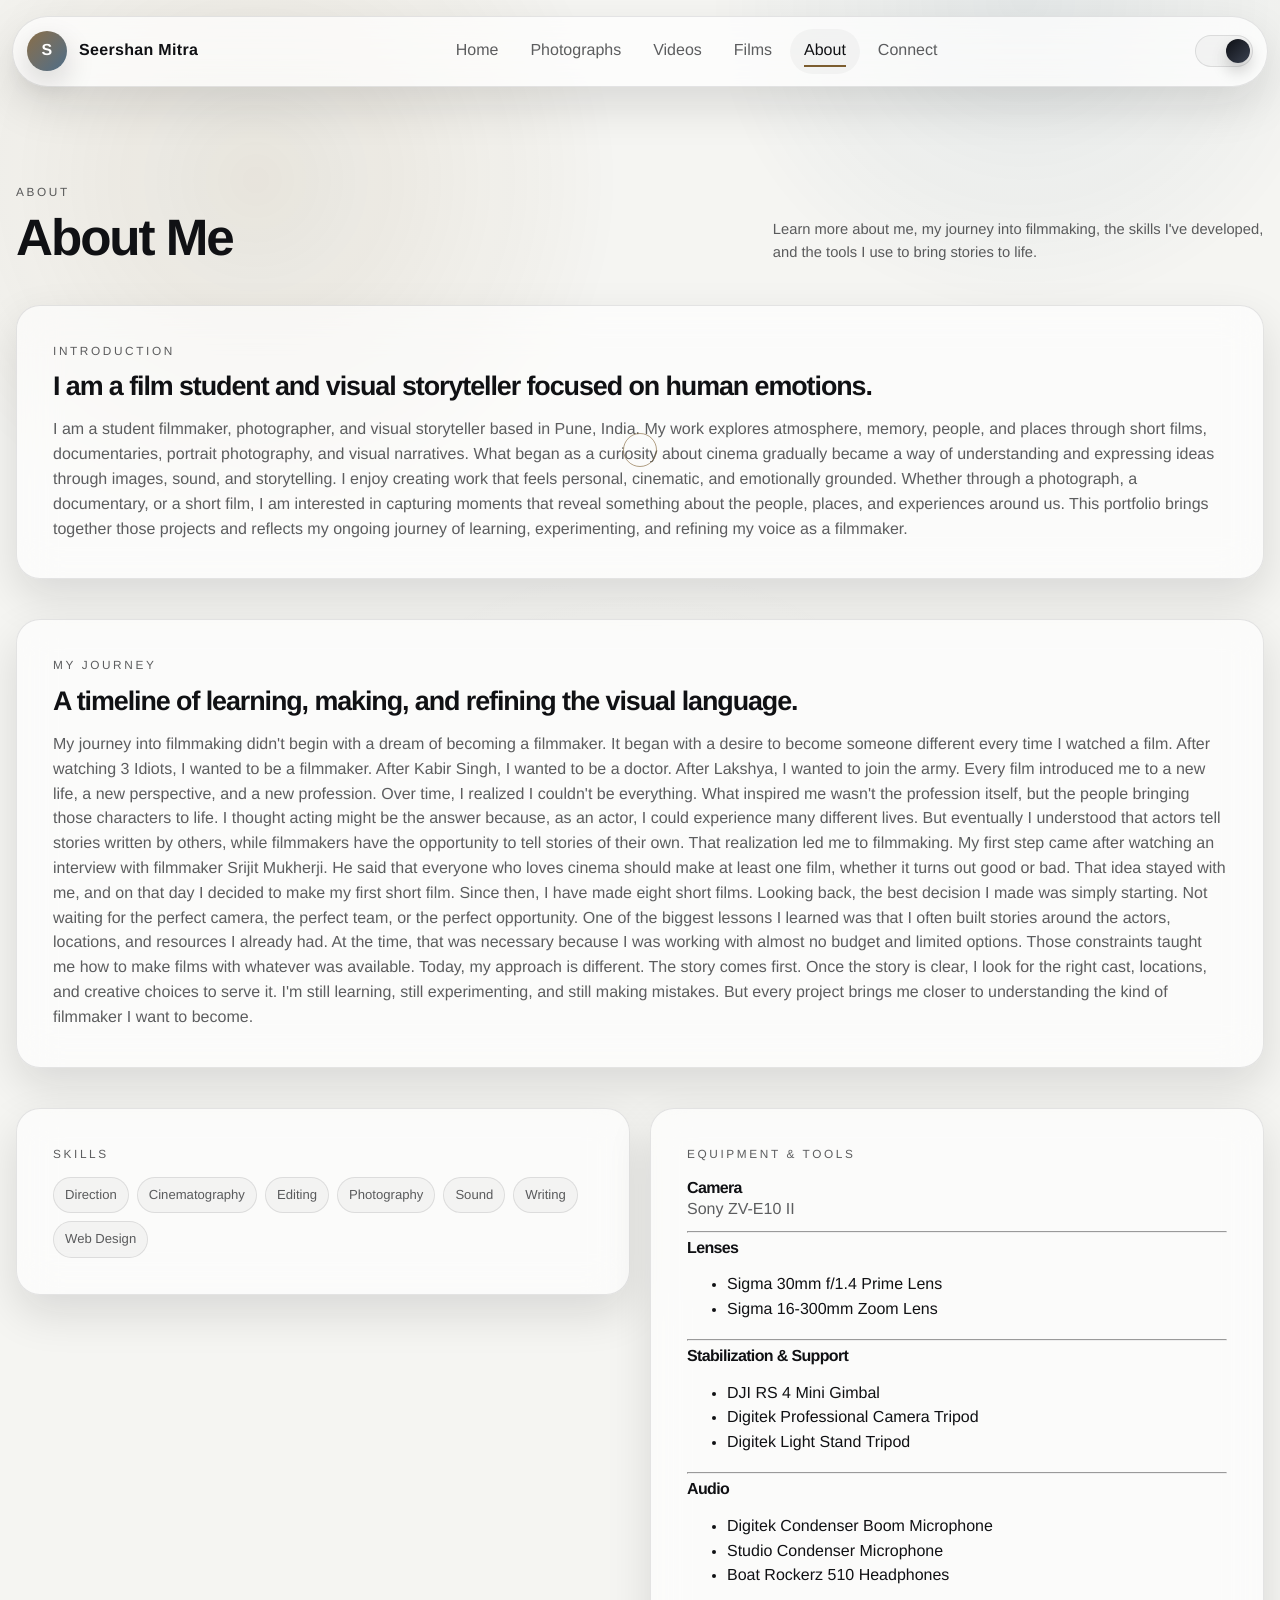
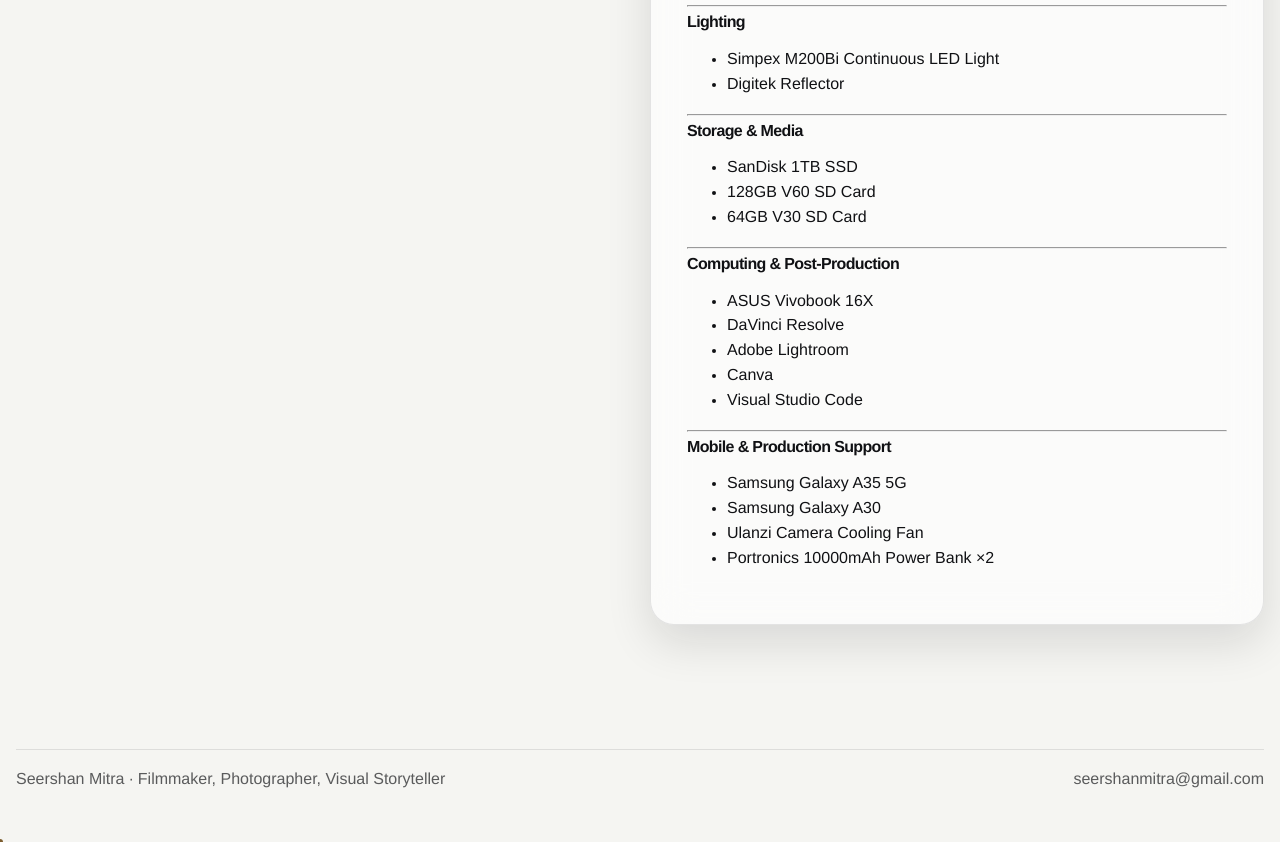
<file: about/about.html>
<!DOCTYPE html>
<html lang="en">
<head>
  <meta charset="UTF-8" />
  <meta name="viewport" content="width=device-width, initial-scale=1.0" />
  <title>Seershan Mitra | About</title>
  <meta name="description" content="Seershan Mitra | About - Seershan Mitra portfolio" />
  <link rel="stylesheet" href="../assets/css/site.css" />
  <link rel="stylesheet" href="about.css" />
  <link rel="icon" href="../assets/images/logo.png">
</head>
<body class="about-page">
  <div class="loading-screen" aria-hidden="true">
    <div class="loader">
      <div class="loader-mark"></div>
      <div class="kicker">Loading portfolio</div>
    </div>
  </div>

  <header class="nav-wrap" data-nav-wrap></header>

  <main class="section">
    <div class="container stack-xl">
      <div class="section-title reveal">
        <div>
          <div class="kicker">About</div>
          <h2>About Me</h2>
        </div>
        <p class="mini-text">
          Learn more about me, my journey into filmmaking, the skills I've developed, and the tools I use to bring stories to life.
        </p>
      </div>

    <section class="card pad-xl reveal">

  <div class="kicker">Introduction</div>

  <h3 style="margin:12px 0 18px;">
    I am a film student and visual storyteller focused on human emotions.
  </h3>

  <p>
    I am a student filmmaker, photographer, and visual storyteller based in Pune, India.
    My work explores atmosphere, memory, people, and places through short films,
    documentaries, portrait photography, and visual narratives. What began as a curiosity
    about cinema gradually became a way of understanding and expressing ideas through
    images, sound, and storytelling.

    I enjoy creating work that feels personal, cinematic, and emotionally grounded.
    Whether through a photograph, a documentary, or a short film, I am interested in
    capturing moments that reveal something about the people, places, and experiences
    around us. This portfolio brings together those projects and reflects my ongoing
    journey of learning, experimenting, and refining my voice as a filmmaker.
  </p>

</section>

      <section class="card pad-xl reveal">
        <div class="kicker">My Journey</div>
        <h3 style="margin:12px 0 18px;">A timeline of learning, making, and refining the visual language.</h3>
        <p>
          My journey into filmmaking didn't begin with a dream of becoming a filmmaker.

It began with a desire to become someone different every time I watched a film. After watching 3 Idiots, I wanted to be a filmmaker. After Kabir Singh, I wanted to be a doctor. After Lakshya, I wanted to join the army. Every film introduced me to a new life, a new perspective, and a new profession.

Over time, I realized I couldn't be everything.

What inspired me wasn't the profession itself, but the people bringing those characters to life. I thought acting might be the answer because, as an actor, I could experience many different lives. But eventually I understood that actors tell stories written by others, while filmmakers have the opportunity to tell stories of their own.

That realization led me to filmmaking.

My first step came after watching an interview with filmmaker Srijit Mukherji. He said that everyone who loves cinema should make at least one film, whether it turns out good or bad. That idea stayed with me, and on that day I decided to make my first short film.

Since then, I have made eight short films.

Looking back, the best decision I made was simply starting. Not waiting for the perfect camera, the perfect team, or the perfect opportunity.

One of the biggest lessons I learned was that I often built stories around the actors, locations, and resources I already had. At the time, that was necessary because I was working with almost no budget and limited options. Those constraints taught me how to make films with whatever was available.

Today, my approach is different. The story comes first. Once the story is clear, I look for the right cast, locations, and creative choices to serve it.

I'm still learning, still experimenting, and still making mistakes. But every project brings me closer to understanding the kind of filmmaker I want to become.
        </p>
      </section>

      <section class="grid cols-2" style="align-items:start;">
        <article class="card pad-xl reveal">
          <div class="kicker">Skills</div>
          <div class="badge-row" style="margin-top:14px;">
            <span class="badge">Direction</span>
            <span class="badge">Cinematography</span>
            <span class="badge">Editing</span>
            <span class="badge">Photography</span>
            <span class="badge">Sound</span>
            <span class="badge">Writing</span>
            <span class="badge">Web Design</span>
          </div>
        </article>

        <article class="card pad-xl reveal">
          <div class="kicker">Equipment & Tools</div>

<div class="equipment-list" style="margin-top:18px;">

  <h4>Camera</h4>
  <p>Sony ZV-E10 II</p>
<hr>
  <h4>Lenses</h4>
  <ul>
    <li>Sigma 30mm f/1.4 Prime Lens</li>
    <li>Sigma 16-300mm Zoom Lens</li>
  </ul>
<hr>
  <h4>Stabilization & Support</h4>
  <ul>
    <li>DJI RS 4 Mini Gimbal</li>
    <li>Digitek Professional Camera Tripod</li>
    <li>Digitek Light Stand Tripod</li>
  </ul>
<hr>
  <h4>Audio</h4>
  <ul>
    <li>Digitek Condenser Boom Microphone</li>
    <li>Studio Condenser Microphone</li>
    <li>Boat Rockerz 510 Headphones</li>
  </ul>
<hr>
  <h4>Lighting</h4>
  <ul>
    <li>Simpex M200Bi Continuous LED Light</li>
    <li>Digitek Reflector</li>
  </ul>
<hr>
  <h4>Storage & Media</h4>
  <ul>
    <li>SanDisk 1TB SSD</li>
    <li>128GB V60 SD Card</li>
    <li>64GB V30 SD Card</li>
  </ul>
<hr>
  <h4>Computing & Post-Production</h4>
  <ul>
    <li>ASUS Vivobook 16X</li>
    <li>DaVinci Resolve</li>
    <li>Adobe Lightroom</li>
    <li>Canva</li>
    <li>Visual Studio Code</li>
  </ul>
<hr>
  <h4>Mobile & Production Support</h4>
  <ul>
    <li>Samsung Galaxy A35 5G</li>
    <li>Samsung Galaxy A30</li>
    <li>Ulanzi Camera Cooling Fan</li>
    <li>Portronics 10000mAh Power Bank ×2</li>
  </ul>
</div>
          </p>
        </article>
      </section>
    </div>
  </main>

  <footer class="footer">
    <div class="container footer-inner">
      <div>Seershan Mitra · Filmmaker, Photographer, Visual Storyteller</div>
       <a href="mailto:seershanmitra@gmail.com">
    seershanmitra@gmail.com
  </a>
</div>
  </footer>

  <script src="../assets/js/site.js"></script>
  <script src="about.js"></script>
</body>
</html>
</file>
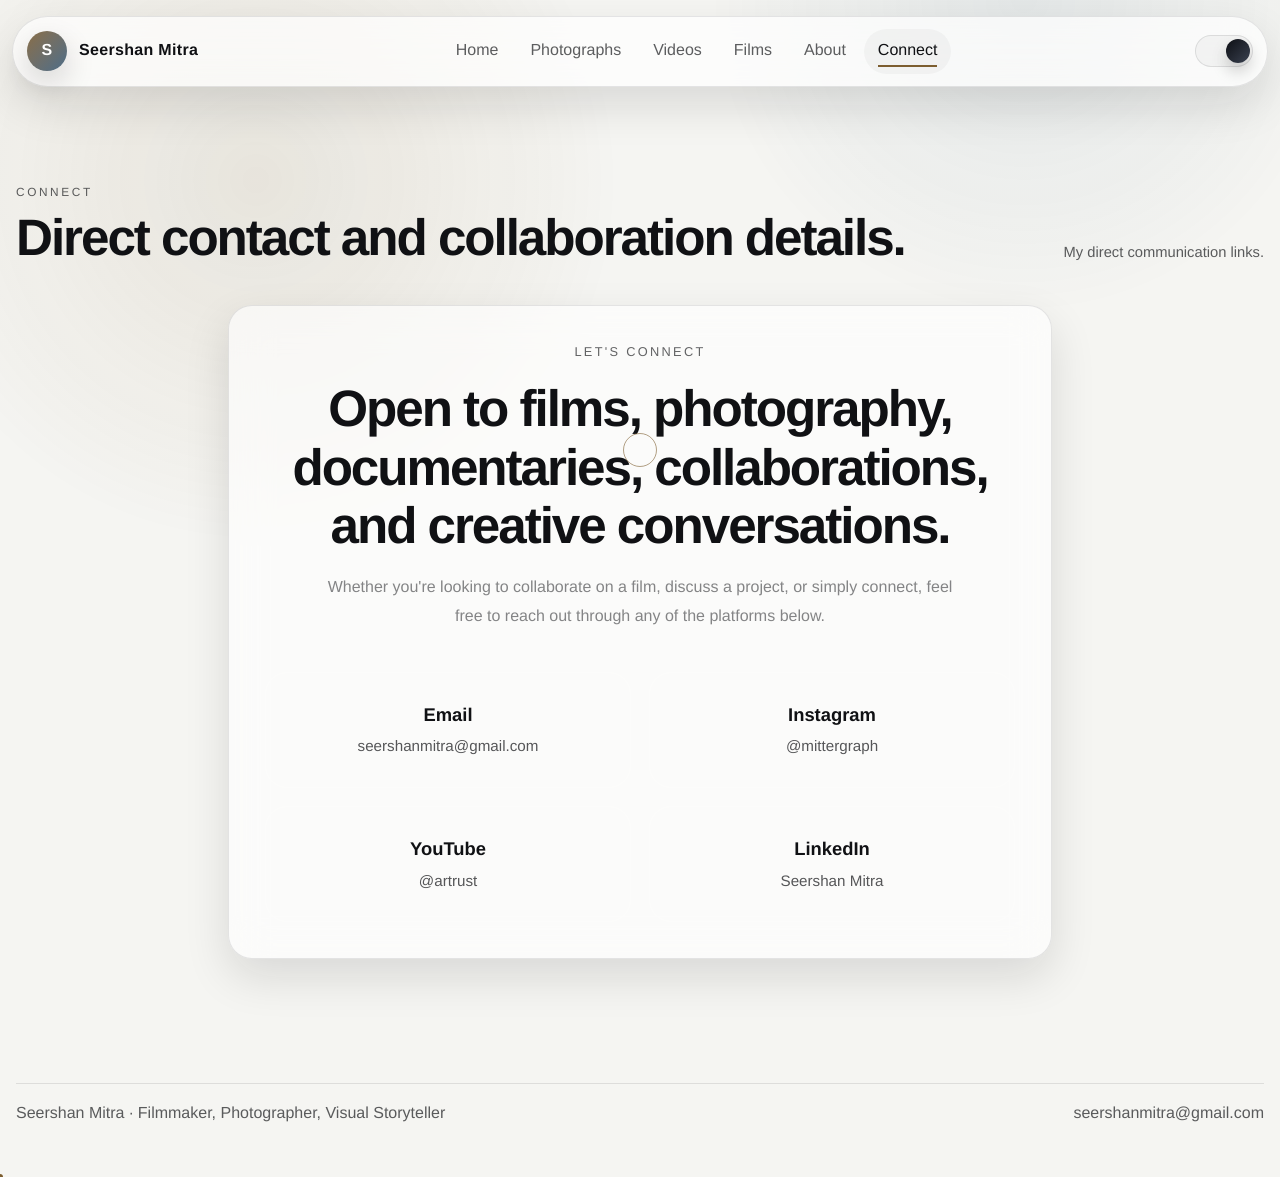
<file: connect/connect.html>
<!DOCTYPE html>
<html lang="en">
<head>
  <meta charset="UTF-8" />
  <meta name="viewport" content="width=device-width, initial-scale=1.0" />
  <title>mittergraph | Connect</title>
  <meta name="description" content="Seershan Mitra | Connect - Seershan Mitra portfolio" />
  <link rel="stylesheet" href="../assets/css/site.css" />
  <link rel="stylesheet" href="connect.css" />
  <link rel="icon" href="../assets/images/logo.png">
</head>
<body class="connect-page">
  <div class="loading-screen" aria-hidden="true">
    <div class="loader">
      <div class="loader-mark"></div>
      <div class="kicker">Loading portfolio</div>
    </div>
  </div>

  <header class="nav-wrap" data-nav-wrap></header>

  <main class="section">
    <div class="container stack-xl">
      <div class="section-title reveal">
        <div>
          <div class="kicker">Connect</div>
          <h2>Direct contact and collaboration details.</h2>
        </div>
        <p class="mini-text">My direct communication links.</p>
      </div>

      <section class="contact-hero card pad-xl reveal">

  <div class="contact-kicker">Let's Connect</div>

  <h2 class="contact-title">
    Open to films, photography, documentaries,
    collaborations, and creative conversations.
  </h2>

  <p class="contact-text">
    Whether you're looking to collaborate on a film,
    discuss a project, or simply connect, feel free
    to reach out through any of the platforms below.
  </p>

  <div class="contact-links">

    <a
      class="contact-link"
      href="mailto:seershanmitra@gmail.com">
      <span>Email</span>
      <small>seershanmitra@gmail.com</small>
    </a>

    <a
      class="contact-link"
      href="https://instagram.com/mittergraph"
      target="_blank">
      <span>Instagram</span>
      <small>@mittergraph</small>
    </a>

    <a
      class="contact-link"
      href="https://www.youtube.com/@artrust"
      target="_blank">
      <span>YouTube</span>
      <small>@artrust</small>
    </a>

    <a
      class="contact-link"
      href="https://www.linkedin.com/in/seershanmitra/"
      target="_blank">
      <span>LinkedIn</span>
      <small>Seershan Mitra</small>
    </a>

  </div>

</section>
    </div>
  </main>

  <footer class="footer">
    <div class="container footer-inner">
      <div>Seershan Mitra · Filmmaker, Photographer, Visual Storyteller</div>
        <div class="footer-email">
  <a href="mailto:seershanmitra@gmail.com">
    seershanmitra@gmail.com
  </a>
</div>
  </footer>

  <script src="../assets/js/site.js"></script>
  <script src="connect.js"></script>
</body>
</html>
</file>
<file: assets/css/site.css>
:root {
  --bg: #0b0c10;
  --bg-elevated: rgba(17, 18, 24, 0.72);
  --bg-soft: rgba(255,255,255,0.04);
  --text: #f4f4f6;
  --muted: rgba(244,244,246,0.72);
  --line: rgba(255,255,255,0.10);
  --accent: #d7b98b;
  --accent-2: #8bb3d7;
  --shadow: 0 20px 60px rgba(0,0,0,.35);
  --glass: rgba(255,255,255,0.06);
  --blur: blur(18px);
  --radius: 24px;
  --radius-lg: 32px;
  --max: 1320px;
  --transition: 260ms cubic-bezier(.2,.8,.2,1);
  --ease: cubic-bezier(.2,.8,.2,1);
}
:root[data-theme="light"] {
  --bg: #f5f5f2;
  --bg-elevated: rgba(255,255,255,0.75);
  --bg-soft: rgba(0,0,0,0.03);
  --text: #101114;
  --muted: rgba(16,17,20,0.68);
  --line: rgba(16,17,20,0.10);
  --accent: #7c5d2f;
  --accent-2: #385c7a;
  --shadow: 0 18px 45px rgba(20,20,20,.12);
  --glass: rgba(255,255,255,0.62);
  --blur: blur(20px);
}
* { box-sizing: border-box; }
html { scroll-behavior: smooth; }
html, body { margin: 0; padding: 0; min-height: 100%; background: var(--bg); color: var(--text); }
body {
  font-family: "Helvetica Neue", Helvetica, Arial, sans-serif;
  transition: background-color var(--transition), color var(--transition);
  overflow-x: hidden;
  line-height: 1.55;
  text-rendering: geometricPrecision;
  -webkit-font-smoothing: antialiased;
}
img, video { max-width: 100%; display: block; }
a { color: inherit; text-decoration: none; }
button, input, textarea, select { font: inherit; }
::selection { background: color-mix(in srgb, var(--accent) 30%, transparent); }
body::before {
  content: "";
  position: fixed;
  inset: 0;
  pointer-events: none;
  background:
    radial-gradient(circle at 20% 20%, color-mix(in srgb, var(--accent) 12%, transparent) 0, transparent 30%),
    radial-gradient(circle at 80% 0%, color-mix(in srgb, var(--accent-2) 10%, transparent) 0, transparent 24%),
    radial-gradient(circle at 50% 100%, rgba(255,255,255,0.05) 0, transparent 34%);
  opacity: .9;
  z-index: 0;
}
body::after {
  content: "";
  position: fixed;
  inset: 0;
  pointer-events: none;
  background-image: linear-gradient(rgba(255,255,255,.03) 1px, transparent 1px), linear-gradient(90deg, rgba(255,255,255,.02) 1px, transparent 1px);
  background-size: 90px 90px;
  mask-image: linear-gradient(to bottom, rgba(0,0,0,.55), transparent 88%);
  opacity: .35;
  z-index: 0;
}
main, header, footer { position: relative; z-index: 1; }
.container { width: min(calc(100% - 32px), var(--max)); margin: 0 auto; }
.section { padding: 96px 0; }
.section.tight { padding: 72px 0; }
.kicker { text-transform: uppercase; letter-spacing: .22em; font-size: .74rem; color: var(--muted); }
h1,h2,h3,h4 { margin: 0; line-height: 1.05; letter-spacing: -0.04em; font-weight: 700; }
h1 { font-size: clamp(3rem, 7vw, 7rem); }
h2 { font-size: clamp(2rem, 4vw, 3.4rem); }
h3 { font-size: clamp(1.2rem, 2.1vw, 1.8rem); }
p { margin: 0; color: var(--muted); font-size: 1rem; }
.stack { display: grid; gap: 18px; }
.stack-lg { display: grid; gap: 28px; }
.stack-xl { display: grid; gap: 40px; }
.grid { display: grid; gap: 20px; }
.grid.cols-2 { grid-template-columns: repeat(2, minmax(0, 1fr)); }
.grid.cols-3 { grid-template-columns: repeat(3, minmax(0, 1fr)); }
.grid.cols-4 { grid-template-columns: repeat(4, minmax(0, 1fr)); }
.grid.auto { grid-template-columns: repeat(auto-fit, minmax(240px, 1fr)); }
.glass, .card, .surface {
  background: var(--glass);
  border: 1px solid var(--line);
  backdrop-filter: var(--blur);
  -webkit-backdrop-filter: var(--blur);
  box-shadow: var(--shadow);
}
.glass, .surface { border-radius: var(--radius-lg); }
.card {
  border-radius: var(--radius);
  overflow: hidden;
  transition: transform var(--transition), border-color var(--transition), background-color var(--transition), box-shadow var(--transition);
}
.card:hover { transform: translateY(-6px); border-color: color-mix(in srgb, var(--accent) 25%, var(--line)); }
.pad { padding: 20px; }
.pad-lg { padding: 28px; }
.pad-xl { padding: 36px; }
.btn {
  display: inline-flex; align-items: center; justify-content: center; gap: 10px;
  border: 1px solid var(--line); padding: 14px 20px; border-radius: 999px;
  background: transparent; color: var(--text); cursor: pointer;
  transition: transform var(--transition), background-color var(--transition), border-color var(--transition), color var(--transition), box-shadow var(--transition);
  white-space: nowrap;
}
.btn:hover { transform: translateY(-2px); border-color: color-mix(in srgb, var(--accent) 35%, var(--line)); }
.btn.primary { background: linear-gradient(135deg, color-mix(in srgb, var(--accent) 78%, #fff 0%), color-mix(in srgb, var(--accent-2) 52%, #fff 0%)); color: #fff; border-color: transparent; }
.btn.ghost { background: var(--bg-soft); }
.nav-wrap { position: sticky; top: 0; z-index: 50; padding: 16px 0 0; }
.nav {
  width: min(calc(100% - 24px), var(--max)); margin: 0 auto; border-radius: 999px; padding: 12px 14px;
  display: flex; align-items: center; gap: 14px; justify-content: space-between;
  background: color-mix(in srgb, var(--bg-elevated) 92%, transparent);
  border: 1px solid var(--line); backdrop-filter: var(--blur); -webkit-backdrop-filter: var(--blur); box-shadow: var(--shadow);
}
.nav.scrolled { background: color-mix(in srgb, var(--bg-elevated) 98%, transparent); }
.brand { display: inline-flex; align-items: center; gap: 12px; font-weight: 700; letter-spacing: .02em; white-space: nowrap; }
.brand-mark { width: 40px; height: 40px; border-radius: 50%; background: linear-gradient(135deg, color-mix(in srgb, var(--accent) 90%, #fff 0%), color-mix(in srgb, var(--accent-2) 90%, #fff 0%)); display: grid; place-items: center; color: #fff; box-shadow: 0 12px 30px rgba(0,0,0,.16); }
.nav-links { display: flex; align-items: center; gap: 4px; flex-wrap: wrap; }
.nav-links a { position: relative; padding: 10px 14px; color: var(--muted); border-radius: 999px; transition: color var(--transition), background-color var(--transition); }
.nav-links a:hover, .nav-links a.active { color: var(--text); background: var(--bg-soft); }
.nav-links a::after { content: ""; position: absolute; left: 14px; right: 14px; bottom: 7px; height: 1.5px; background: var(--accent); transform: scaleX(0); transform-origin: center; transition: transform var(--transition); }
.nav-links a.active::after, .nav-links a:hover::after { transform: scaleX(1); }
.nav-actions { display: flex; align-items: center; gap: 10px; }
.hamburger { display: none; width: 44px; height: 44px; padding: 0; border-radius: 50%; }
.theme-toggle { width: 58px; height: 32px; border-radius: 999px; border: 1px solid var(--line); background: var(--bg-soft); position: relative; cursor: pointer; padding: 0; transition: background-color var(--transition), border-color var(--transition); }
.theme-toggle .thumb { position: absolute; top: 50%; left: 4px; transform: translateY(-50%); width: 24px; height: 24px; border-radius: 50%; background: linear-gradient(135deg, #fff, #ddd); box-shadow: 0 8px 16px rgba(0,0,0,.2); transition: left var(--transition), transform var(--transition), background-color var(--transition); }
:root[data-theme="light"] .theme-toggle .thumb { left: 30px; background: linear-gradient(135deg, #0d0f14, #3a4150); }
.mobile-panel { display: none; width: min(calc(100% - 24px), var(--max)); margin: 10px auto 0; border-radius: 28px; padding: 14px; background: color-mix(in srgb, var(--bg-elevated) 96%, transparent); border: 1px solid var(--line); box-shadow: var(--shadow); backdrop-filter: var(--blur); -webkit-backdrop-filter: var(--blur); }
.mobile-panel.open { display: grid; gap: 10px; }
.mobile-panel a { padding: 14px 16px; border-radius: 18px; background: var(--bg-soft); color: var(--text); }
.hero { min-height: 100svh; display: grid; align-items: end; padding: 72px 0 54px; }
.hero-shell { position: relative; min-height: calc(100svh - 140px); border-radius: 36px; overflow: hidden; border: 1px solid var(--line); background: linear-gradient(135deg, rgba(12,12,15,.7), rgba(32,34,44,.4)); box-shadow: var(--shadow); }
.hero-media { position: absolute; inset: 0; overflow: hidden; }
.hero-media video, .hero-media img { width: 100%; height: 100%; object-fit: cover; filter: saturate(.9) contrast(1.04) brightness(.75); }
.hero-overlay { position: absolute; inset: 0; background: linear-gradient(180deg, rgba(0,0,0,.12), rgba(0,0,0,.46) 60%, rgba(0,0,0,.66)), radial-gradient(circle at 20% 20%, rgba(255,255,255,.12), transparent 30%); }
.hero-content { position: relative; z-index: 1; padding: 42px; display: grid; gap: 28px; align-content: end; min-height: inherit; }
.hero-copy { max-width: 900px; display: grid; gap: 18px; }
.hero-copy h1 { max-width: 11ch; }
.hero-copy .lede { max-width: 720px; font-size: clamp(1rem, 1.6vw, 1.2rem); }
.hero-actions { display: flex; flex-wrap: wrap; gap: 12px; }
.floating-note { display: inline-flex; gap: 10px; align-items: center; padding: 10px 14px; border-radius: 999px; background: color-mix(in srgb, var(--glass) 78%, transparent); border: 1px solid var(--line); width: fit-content; }
.section-title { display: flex; align-items: end; justify-content: space-between; gap: 20px; }
.mini-text { font-size: .92rem; color: var(--muted); max-width: 60ch; }
.feature-card, .info-card, .gallery-card, .video-card, .film-card, .timeline-card, .contact-card { position: relative; overflow: hidden; }
.feature-media, .gallery-media, .video-media, .film-poster { aspect-ratio: 16 / 10; position: relative; overflow: hidden; background: linear-gradient(135deg, rgba(255,255,255,.06), rgba(255,255,255,.01)); }
.film-poster { aspect-ratio: 2 / 3; }
.film-poster img, .feature-media img, .gallery-media img, .video-media video, .gallery-media video { width: 100%; height: 100%; object-fit: cover; transition: transform var(--transition), filter var(--transition), opacity var(--transition); }
.card:hover .feature-media img, .card:hover .gallery-media img, .card:hover .video-media video, .card:hover .film-poster img { transform: scale(1.05); }
.card-glow::after { content: ""; position: absolute; inset: auto -20% -35% -20%; height: 60%; background: radial-gradient(circle at center, color-mix(in srgb, var(--accent) 16%, transparent), transparent 70%); pointer-events: none; }
.badge-row { display: flex; flex-wrap: wrap; gap: 8px; }
.badge { display: inline-flex; align-items: center; gap: 7px; padding: 7px 11px; border-radius: 999px; border: 1px solid var(--line); background: var(--bg-soft); color: var(--muted); font-size: .82rem; }
.gallery-toolbar { display: flex; gap: 10px; flex-wrap: wrap; }
.gallery-toolbar button { border-radius: 999px; padding: 10px 14px; background: var(--bg-soft); border: 1px solid var(--line); color: var(--muted); cursor: pointer; }
.gallery-toolbar button.active { color: var(--text); border-color: color-mix(in srgb, var(--accent) 30%, var(--line)); background: color-mix(in srgb, var(--accent) 14%, var(--bg-soft)); }
.masonry { columns: 1 280px; column-gap: 20px; }
.masonry > * { break-inside: avoid; margin: 0 0 20px; }
.lightbox, .modal { position: fixed; inset: 0; z-index: 120; display: grid; place-items: center; padding: 20px; background: rgba(0,0,0,.7); backdrop-filter: blur(14px); -webkit-backdrop-filter: blur(14px); }
.lightbox-inner, .modal-inner { width: min(1100px, 100%); max-height: calc(100vh - 40px); overflow: auto; border-radius: 30px; background: var(--bg-elevated); border: 1px solid var(--line); box-shadow: var(--shadow); }
.lightbox-media img, .lightbox-media video { width: 100%; max-height: 74vh; object-fit: contain; background: #000; }
.modal-body { padding: 18px; }
.modal-top { display: flex; align-items: center; justify-content: space-between; gap: 14px; padding: 16px 18px 0; }
.close-btn { width: 42px; height: 42px; border-radius: 50%; border: 1px solid var(--line); background: var(--bg-soft); color: var(--text); cursor: pointer; }
.reveal { opacity: 0; transform: translateY(22px); transition: opacity 700ms var(--ease), transform 700ms var(--ease); }
.reveal.in-view { opacity: 1; transform: translateY(0); }
.stagger > * { opacity: 0; transform: translateY(18px); transition: opacity 700ms var(--ease), transform 700ms var(--ease); }
.stagger.in-view > * { opacity: 1; transform: translateY(0); }
.stagger.in-view > *:nth-child(1) { transition-delay: 0ms; }
.stagger.in-view > *:nth-child(2) { transition-delay: 70ms; }
.stagger.in-view > *:nth-child(3) { transition-delay: 140ms; }
.stagger.in-view > *:nth-child(4) { transition-delay: 210ms; }
.stagger.in-view > *:nth-child(5) { transition-delay: 280ms; }
.stagger.in-view > *:nth-child(6) { transition-delay: 350ms; }
.timeline { position: relative; padding-left: 28px; }
.timeline::before { content: ""; position: absolute; left: 12px; top: 10px; bottom: 10px; width: 1px; background: linear-gradient(var(--accent), transparent); }
.timeline-item { position: relative; padding-left: 24px; }
.timeline-item::before { content: ""; position: absolute; left: 4px; top: 20px; width: 16px; height: 16px; border-radius: 50%; background: linear-gradient(135deg, var(--accent), var(--accent-2)); box-shadow: 0 0 0 6px color-mix(in srgb, var(--accent) 14%, transparent); }
.form { display: grid; gap: 14px; }
.field { display: grid; gap: 8px; }
label { font-size: .9rem; color: var(--muted); }
input, textarea, select { width: 100%; border: 1px solid var(--line); background: var(--bg-soft); color: var(--text); padding: 14px 16px; border-radius: 16px; outline: none; transition: border-color var(--transition), background-color var(--transition), transform var(--transition); }
input:focus, textarea:focus, select:focus { border-color: color-mix(in srgb, var(--accent) 46%, var(--line)); }
.footer { padding: 28px 0 50px; color: var(--muted); }
.footer-inner { display: flex; align-items: center; justify-content: space-between; gap: 18px; flex-wrap: wrap; padding-top: 18px; border-top: 1px solid var(--line); }
.loading-screen { position: fixed; inset: 0; z-index: 200; display: grid; place-items: center; background: var(--bg); transition: opacity 600ms var(--ease), visibility 600ms var(--ease); }
.loading-screen.hide { opacity: 0; visibility: hidden; }
.loader { display: grid; gap: 14px; justify-items: center; }
.loader-mark { width: 68px; height: 68px; border-radius: 50%; background: linear-gradient(135deg, var(--accent), var(--accent-2)); animation: pulse 1.4s ease-in-out infinite; }
@keyframes pulse { 0%, 100% { transform: scale(.92); opacity: .8; } 50% { transform: scale(1); opacity: 1; } }
.cursor-dot, .cursor-ring { position: fixed; pointer-events: none; z-index: 250; opacity: 0; }
.cursor-dot { width: 6px; height: 6px; border-radius: 50%; background: var(--accent); transform: translate(-50%, -50%); }
.cursor-ring { width: 34px; height: 34px; border-radius: 50%; border: 1px solid color-mix(in srgb, var(--accent) 58%, transparent); transform: translate(-50%, -50%); transition: width 180ms ease, height 180ms ease, border-color var(--transition); }
body.cursor-active .cursor-dot, body.cursor-active .cursor-ring { opacity: 1; }
.theme-transition, .theme-transition * { transition: background-color 320ms ease, color 320ms ease, border-color 320ms ease, box-shadow 320ms ease, opacity 320ms ease, transform 320ms ease !important; }
@media (max-width: 980px) {
  .nav-links { display: none; }
  .hamburger { display: inline-flex; align-items: center; justify-content: center; }
  .grid.cols-4 { grid-template-columns: repeat(2, minmax(0, 1fr)); }
  .grid.cols-3 { grid-template-columns: repeat(2, minmax(0, 1fr)); }
  .section-title { align-items: start; flex-direction: column; }
}
@media (max-width: 720px) {
  .section { padding: 72px 0; }
  .hero-content { padding: 22px; }
  .hero-shell { min-height: calc(100svh - 108px); border-radius: 28px; }
  .grid.cols-2, .grid.cols-3, .grid.cols-4 { grid-template-columns: 1fr; }
  .footer-inner { flex-direction: column; align-items: start; }
  .masonry { columns: 1 1; }
}
</file>
<file: about/about.css>
.about-page .section-title h2 {
    margin-top: 10px;
}
</file>
<file: connect/connect.css>
.connect-page .section-title h2{
    margin-top:10px;
}

.contact-hero{
    max-width:900px;
    margin:auto;
    text-align:center;
}

.contact-kicker{
    text-transform:uppercase;
    letter-spacing:.18em;
    opacity:.65;
    font-size:.8rem;
}

.contact-title{
    margin:18px auto;
    max-width:750px;
    line-height:1.15;
    font-size:clamp(2rem,4vw,3.5rem);
}

.contact-text{
    max-width:650px;
    margin:0 auto 40px;
    opacity:.75;
    line-height:1.8;
}

.contact-links{
    display:grid;
    grid-template-columns:repeat(2,1fr);
    gap:18px;
}

.contact-link{
    display:flex;
    flex-direction:column;
    gap:6px;

    padding:28px;

    text-decoration:none;
    color:inherit;

    border-radius:22px;

    background:rgba(255,255,255,.04);

    border:1px solid rgba(255,255,255,.08);

    transition:.35s ease;
}

.contact-link:hover{
    transform:translateY(-4px);
    background:rgba(255,255,255,.08);
}

.contact-link span{
    font-size:1.15rem;
    font-weight:600;
}

.contact-link small{
    opacity:.7;
    font-size:.95rem;
}

@media(max-width:768px){

    .contact-links{
        grid-template-columns:1fr;
    }

    .contact-title{
        font-size:2rem;
    }

}
</file>
